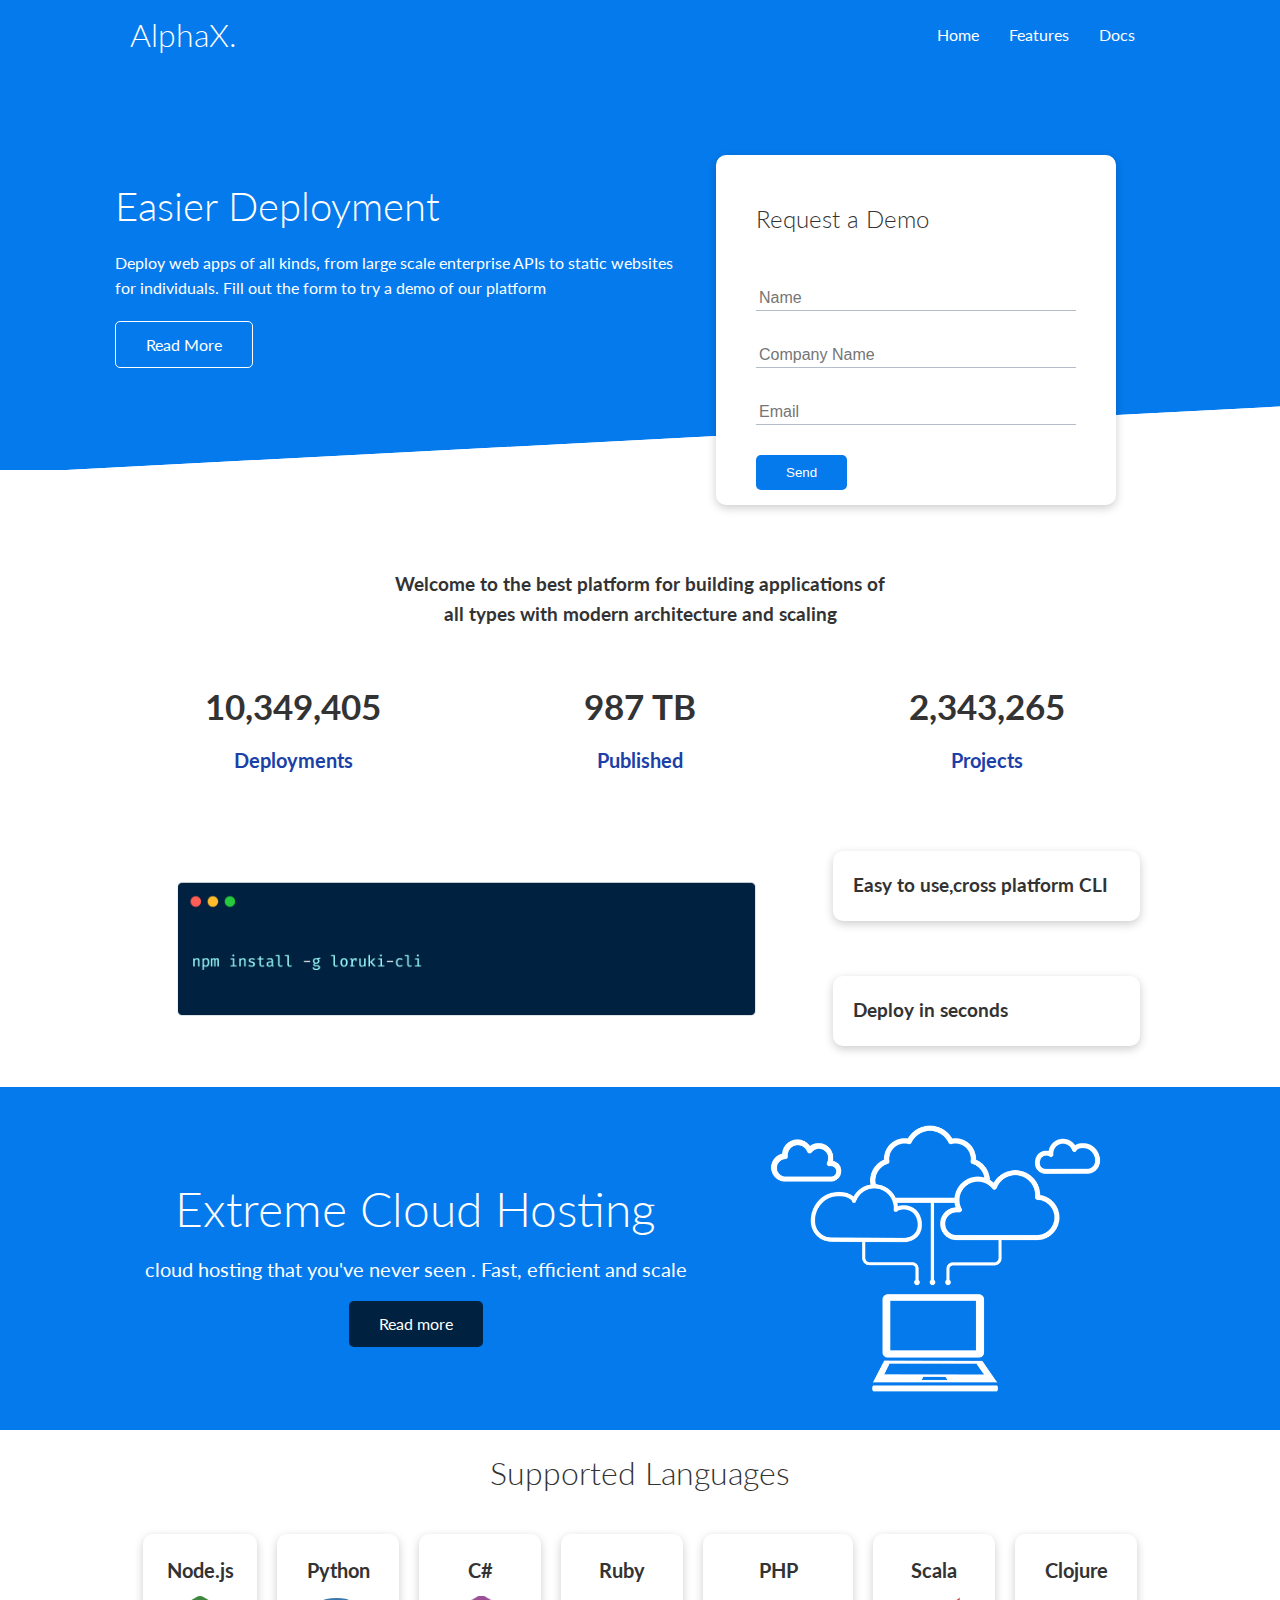
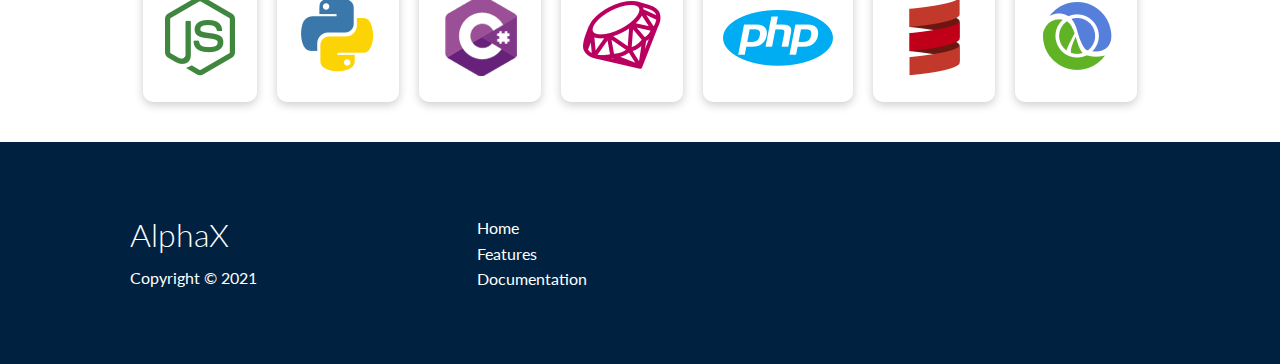
<file: index.html>
<!DOCTYPE html>
<html lang="en">
  <head>
    <meta charset="UTF-8" />
    <meta http-equiv="X-UA-Compatible" content="IE=edge" />
    <meta name="viewport" content="width=device-width, initial-scale=1.0" />
    <link
      rel="stylesheet"
      href="https://cdnjs.cloudflare.com/ajax/libs/font-awesome/6.0.0-beta2/css/all.min.css"
      integrity="sha512-YWzhKL2whUzgiheMoBFwW8CKV4qpHQAEuvilg9FAn5VJUDwKZZxkJNuGM4XkWuk94WCrrwslk8yWNGmY1EduTA=="
      crossorigin="anonymous"
      referrerpolicy="no-referrer"
    />
    <link rel="stylesheet" href="css/utilities.css" />
    <link rel="stylesheet" href="css/style.css" />
    <title>AlphaX | Cloud hosting for Everyone</title>
  </head>
  <body>
    <!-- Navbar -->
    <div class="navbar">
      <div class="container flex">
        <h1 class="logo">AlphaX.</h1>
        <nav>
          <ul>
            <li><a href="index.html">Home</a></li>
            <li><a href="features.html">Features</a></li>
            <li><a href="docs.html">Docs</a></li>
          </ul>
        </nav>
      </div>
    </div>

    <!-- Showcase  -->
    <section class="showcase">
      <div class="container grid">
        <div class="showcase-text">
          <h1>Easier Deployment</h1>
          <p>
            Deploy web apps of all kinds, from large scale enterprise APIs to
            static websites for individuals. Fill out the form to try a demo of
            our platform
          </p>
          <a href="features.html" class="btn btn-outline">Read More</a>
        </div>
        <div class="showcase-form card">
          <h2>Request a Demo</h2>
          <form
            name="contact"
            method="POST"
            netlify-honeypot="bot-field"
            data-netlify="true"
          >
            <input type="hidden" name="form-name" value="contact" />

            <p class="hidden">
              <label
                >Don’t fill this out if you’re human: <input name="bot-field"
              /></label>
            </p>

            <div class="form-control">
              <input type="text" name="name" placeholder="Name" required />
            </div>
            <div class="form-control">
              <input
                type="text"
                name="company"
                placeholder="Company Name"
                required
              />
            </div>
            <div class="form-control">
              <input type="email" name="email" placeholder="Email" required />
            </div>
            <input type="submit" value="Send" class="btn btn-primary" />
          </form>
        </div>
      </div>
    </section>
    <!-- Stats -->

    <section class="stats">
      <div class="container">
        <h3 class="stats-heading text-center my-1">
          Welcome to the best platform for building applications of all types
          with modern architecture and scaling
        </h3>
        <div class="grid grid-3 text-center my-4">
          <div>
            <i class="fas fa-server fa-3x"></i>
            <h3>10,349,405</h3>
            <p class="text-secondary">Deployments</p>
          </div>
          <div>
            <i class="fas fa-upload fa-3x"></i>
            <h3>987 TB</h3>
            <p class="text-secondary">Published</p>
          </div>
          <div>
            <i class="fas fa-project-diagram fa-3x"></i>
            <h3>2,343,265</h3>
            <p class="text-secondary">Projects</p>
          </div>
        </div>
      </div>
    </section>
    <!-- Cli  -->
    <section class="cli">
      <div class="container grid">
        <img src="images/cli.png" alt="" />
        <div class="card">
          <h3>Easy to use,cross platform CLI</h3>
        </div>

        <div class="card">
          <h3>Deploy in seconds</h3>
        </div>
      </div>
    </section>

    <!-- Cloud  -->
    <section class="cloud bg-primary my-2 py-2">
      <div class="container grid">
        <div class="text-center">
          <h2 class="lg">Extreme Cloud Hosting</h2>
          <p class="lead my-1">
            cloud hosting that you've never seen . Fast, efficient and scale
          </p>
          <a href="features.html" class="btn btn-dark">Read more</a>
        </div>
        <img src="images/cloud.png" alt="" />
      </div>
    </section>

    <!-- Languages -->
    <section class="languages">
      <h2 class="md text-center my-2">Supported Languages</h2>
      <div class="container flex">
        <div class="card">
          <h4>Node.js</h4>
          <img src="images/logos/node.png" alt="" />
        </div>
        <div class="card">
          <h4>Python</h4>
          <img src="images/logos/python.png" alt="" />
        </div>
        <div class="card">
          <h4>C#</h4>
          <img src="images/logos/csharp.png" alt="" />
        </div>
        <div class="card">
          <h4>Ruby</h4>
          <img src="images/logos/ruby.png" alt="" />
        </div>
        <div class="card">
          <h4>PHP</h4>
          <img src="images/logos/php.png" alt="" />
        </div>
        <div class="card">
          <h4>Scala</h4>
          <img src="images/logos/scala.png" alt="" />
        </div>
        <div class="card">
          <h4>Clojure</h4>
          <img src="images/logos/clojure.png" alt="" />
        </div>
      </div>
    </section>
    <!-- Footer -->
    <footer class="footer bg-dark py-5">
      <div class="container grid grid-3">
        <div>
          <h1>AlphaX</h1>
          <p>Copyright &copy; 2021</p>
        </div>

        <nav>
          <ul>
            <li><a href="index.html">Home</a></li>
            <li><a href="features.html">Features</a></li>
            <li><a href="docs.html">Documentation</a></li>
          </ul>
        </nav>
        <div class="social">
          <a href="javascript:void(0)"><i class="fab fa-github fa-2x"></i></a>
          <a href="javascript:void(0)"><i class="fab fa-facebook fa-2x"></i></a>
          <a href="javascript:void(0)"
            ><i class="fab fa-instagram fa-2x"></i
          ></a>
          <a href="javascript:void(0)"><i class="fab fa-twitter fa-2x"></i></a>
          <a href="javascript:void(0)"><i class="fab fa-linkedin fa-2x"></i></a>
        </div>
      </div>
    </footer>
  </body>
</html>
</file>
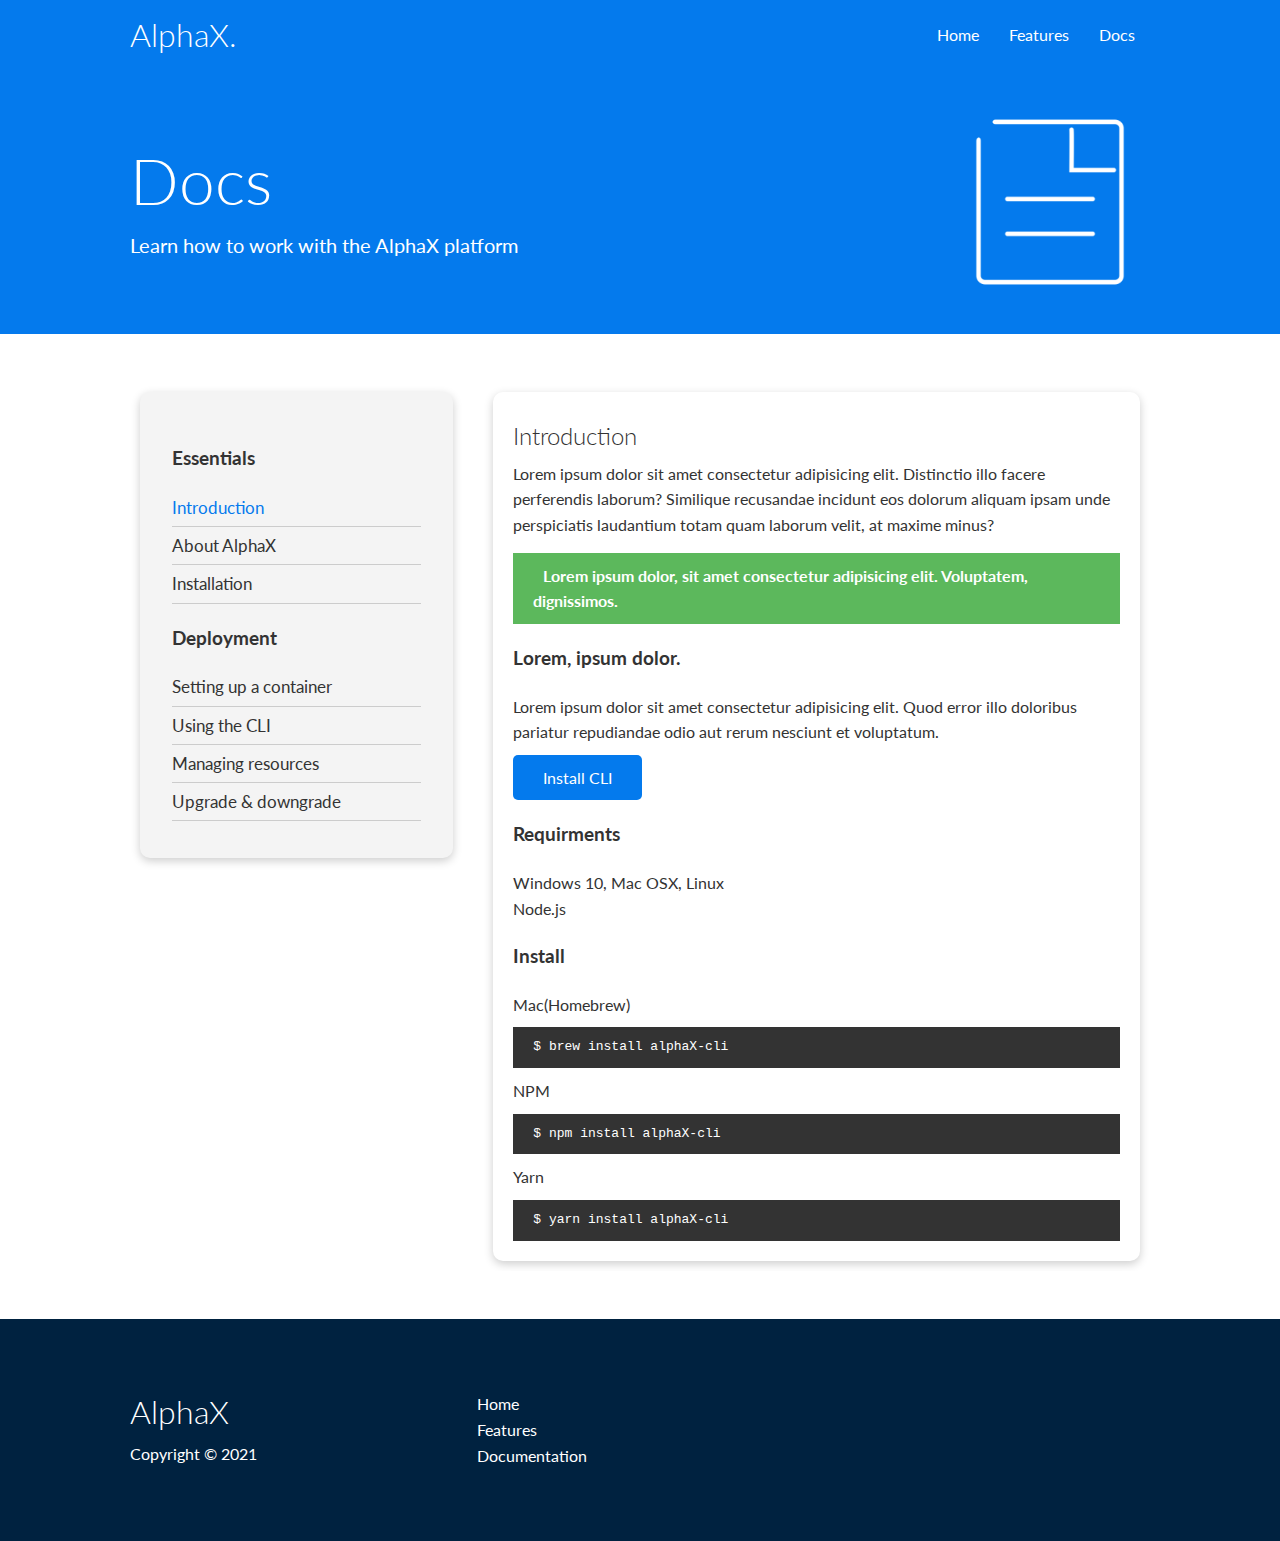
<file: docs.html>
<!DOCTYPE html>
<html lang="en">
  <head>
    <meta charset="UTF-8" />
    <meta http-equiv="X-UA-Compatible" content="IE=edge" />
    <meta name="viewport" content="width=device-width, initial-scale=1.0" />
    <link
      rel="stylesheet"
      href="https://cdnjs.cloudflare.com/ajax/libs/font-awesome/6.0.0-beta2/css/all.min.css"
      integrity="sha512-YWzhKL2whUzgiheMoBFwW8CKV4qpHQAEuvilg9FAn5VJUDwKZZxkJNuGM4XkWuk94WCrrwslk8yWNGmY1EduTA=="
      crossorigin="anonymous"
      referrerpolicy="no-referrer"
    />
    <link rel="stylesheet" href="css/utilities.css" />
    <link rel="stylesheet" href="css/style.css" />
    <title>AlphaX | Cloud hosting for Everyone</title>
  </head>
  <body>
    <!-- Navbar -->
    <div class="navbar">
      <div class="container flex">
        <h1 class="logo">AlphaX.</h1>
        <nav>
          <ul>
            <li><a href="index.html">Home</a></li>
            <li><a href="features.html">Features</a></li>
            <li><a href="docs.html">Docs</a></li>
          </ul>
        </nav>
      </div>
    </div>

    <!-- head  -->

    <section class="docs-head bg-primary py-3">
      <div class="container grid">
        <div>
          <h1 class="xl">Docs</h1>
          <p class="lead">Learn how to work with the AlphaX platform</p>
        </div>
        <img src="images/docs.png" alt="" />
      </div>
    </section>

    <!-- Docs main  -->
    <section class="docs-main my-4">
      <div class="container grid">
        <div class="card bg-light p-3">
          <h3 class="my-2">Essentials</h3>
          <nav>
            <ul>
              <li><a class="text-primary" href="#">Introduction</a></li>
              <li><a href="#">About AlphaX</a></li>
              <li><a href="#">Installation</a></li>
            </ul>
          </nav>
          <h3 class="my-2">Deployment</h3>
          <nav>
            <ul>
              <li><a href="#">Setting up a container</a></li>
              <li><a href="#">Using the CLI</a></li>
              <li><a href="#">Managing resources</a></li>
              <li><a href="#">Upgrade & downgrade</a></li>
            </ul>
          </nav>
        </div>

        <div class="card">
          <h2>Introduction</h2>
          <p>
            Lorem ipsum dolor sit amet consectetur adipisicing elit. Distinctio
            illo facere perferendis laborum? Similique recusandae incidunt eos
            dolorum aliquam ipsam unde perspiciatis laudantium totam quam
            laborum velit, at maxime minus?
          </p>
          <div class="alert alert-success">
            <i class="fas fa-info"></i>
            Lorem ipsum dolor, sit amet consectetur adipisicing elit.
            Voluptatem, dignissimos.
          </div>
          <h3>Lorem, ipsum dolor.</h3>

          <p>
            Lorem ipsum dolor sit amet consectetur adipisicing elit. Quod error
            illo doloribus pariatur repudiandae odio aut rerum nesciunt et
            voluptatum.
          </p>
          <a href="#" class="btn btn-primary">Install CLI</a>

          <h3>Requirments</h3>
          <ul>
            <li>Windows 10, Mac OSX, Linux</li>
            <li>Node.js</li>
          </ul>

          <h3>Install</h3>
          <p>Mac(Homebrew)</p>
          <pre><code>$ brew install alphaX-cli</code></pre>
          <p>NPM</p>
          <pre><code>$ npm install alphaX-cli</code></pre>
          <p>Yarn</p>
          <pre><code>$ yarn install alphaX-cli</code></pre>
        </div>
      </div>
    </section>

    <!-- Footer -->
    <footer class="footer bg-dark py-5">
      <div class="container grid grid-3">
        <div>
          <h1>AlphaX</h1>
          <p>Copyright &copy; 2021</p>
        </div>

        <nav>
          <ul>
            <li><a href="index.html">Home</a></li>
            <li><a href="features.html">Features</a></li>
            <li><a href="docs.html">Documentation</a></li>
          </ul>
        </nav>
        <div class="social">
          <a href="javascript:void(0)"><i class="fab fa-github fa-2x"></i></a>
          <a href="javascript:void(0)"><i class="fab fa-facebook fa-2x"></i></a>
          <a href="javascript:void(0)"
            ><i class="fab fa-instagram fa-2x"></i
          ></a>
          <a href="javascript:void(0)"><i class="fab fa-twitter fa-2x"></i></a>
          <a href="javascript:void(0)"><i class="fab fa-linkedin fa-2x"></i></a>
        </div>
      </div>
    </footer>
  </body>
</html>
</file>
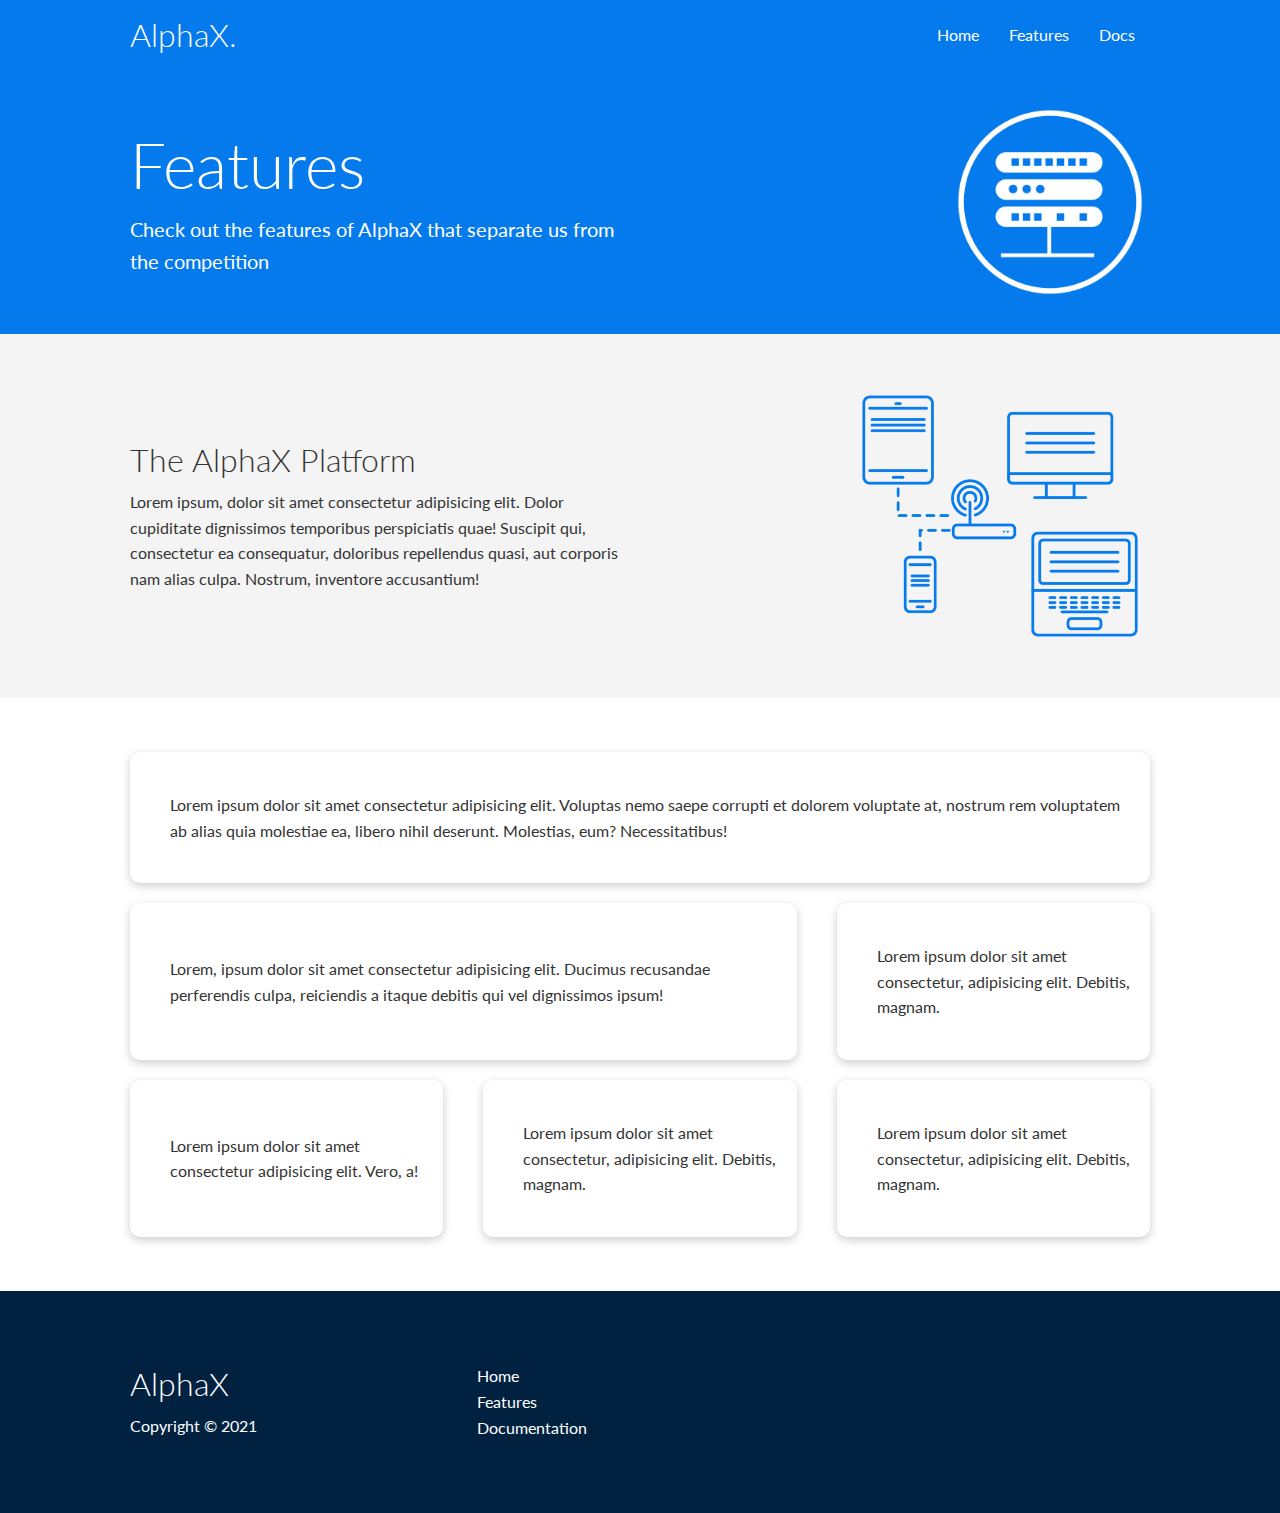
<file: features.html>
<!DOCTYPE html>
<html lang="en">
  <head>
    <meta charset="UTF-8" />
    <meta http-equiv="X-UA-Compatible" content="IE=edge" />
    <meta name="viewport" content="width=device-width, initial-scale=1.0" />
    <link
      rel="stylesheet"
      href="https://cdnjs.cloudflare.com/ajax/libs/font-awesome/6.0.0-beta2/css/all.min.css"
      integrity="sha512-YWzhKL2whUzgiheMoBFwW8CKV4qpHQAEuvilg9FAn5VJUDwKZZxkJNuGM4XkWuk94WCrrwslk8yWNGmY1EduTA=="
      crossorigin="anonymous"
      referrerpolicy="no-referrer"
    />
    <link rel="stylesheet" href="css/utilities.css" />
    <link rel="stylesheet" href="css/style.css" />
    <title>AlphaX | Cloud hosting for Everyone</title>
  </head>
  <body>
    <!-- Navbar -->
    <div class="navbar">
      <div class="container flex">
        <h1 class="logo">AlphaX.</h1>
        <nav>
          <ul>
            <li><a href="index.html">Home</a></li>
            <li><a href="features.html">Features</a></li>
            <li><a href="docs.html">Docs</a></li>
          </ul>
        </nav>
      </div>
    </div>

    <!-- Head -->

    <section class="features-head bg-primary py-3">
      <div class="container grid">
        <div>
          <h1 class="xl">Features</h1>
          <p class="lead">
            Check out the features of AlphaX that separate us from the
            competition
          </p>
        </div>

        <img src="images/server.png" alt="" />
      </div>
    </section>
    <!-- sub-head  -->

    <section class="features-sub-head bg-light py-3">
      <div class="container grid">
        <div>
          <h1 class="md">The AlphaX Platform</h1>
          <p>
            Lorem ipsum, dolor sit amet consectetur adipisicing elit. Dolor
            cupiditate dignissimos temporibus perspiciatis quae! Suscipit qui,
            consectetur ea consequatur, doloribus repellendus quasi, aut
            corporis nam alias culpa. Nostrum, inventore accusantium!
          </p>
        </div>

        <img src="images/server2.png" alt="" />
      </div>
    </section>
    <!-- features main  -->
    <section class="features-main my-2">
      <div class="container grid grid-3">
        <div class="card flex">
          <i class="fas fa-server fa-3x"></i>
          <p>
            Lorem ipsum dolor sit amet consectetur adipisicing elit. Voluptas
            nemo saepe corrupti et dolorem voluptate at, nostrum rem voluptatem
            ab alias quia molestiae ea, libero nihil deserunt. Molestias, eum?
            Necessitatibus!
          </p>
        </div>
        <div class="card flex">
          <i class="fas fa-network-wired fa-3x"></i>
          <p>
            Lorem, ipsum dolor sit amet consectetur adipisicing elit. Ducimus
            recusandae perferendis culpa, reiciendis a itaque debitis qui vel
            dignissimos ipsum!
          </p>
        </div>
        <div class="card flex">
          <i class="fas fa-laptop-code fa-3x"></i>
          <p>
            Lorem ipsum dolor sit amet consectetur, adipisicing elit. Debitis,
            magnam.
          </p>
        </div>
        <div class="card flex">
          <i class="fas fa-database fa-3x"></i>
          <p>
            Lorem ipsum dolor sit amet consectetur adipisicing elit. Vero, a!
          </p>
        </div>
        <div class="card flex">
          <i class="fas fa-power-off fa-3x"></i>
          <p>
            Lorem ipsum dolor sit amet consectetur, adipisicing elit. Debitis,
            magnam.
          </p>
        </div>
        <div class="card flex">
          <i class="fas fa-upload fa-3x"></i>
          <p>
            Lorem ipsum dolor sit amet consectetur, adipisicing elit. Debitis,
            magnam.
          </p>
        </div>
      </div>
    </section>

    <!-- Footer -->
    <footer class="footer bg-dark py-5">
      <div class="container grid grid-3">
        <div>
          <h1>AlphaX</h1>
          <p>Copyright &copy; 2021</p>
        </div>

        <nav>
          <ul>
            <li><a href="index.html">Home</a></li>
            <li><a href="features.html">Features</a></li>
            <li><a href="docs.html">Documentation</a></li>
          </ul>
        </nav>
        <div class="social">
          <a href="javascript:void(0)"><i class="fab fa-github fa-2x"></i></a>
          <a href="javascript:void(0)"><i class="fab fa-facebook fa-2x"></i></a>
          <a href="javascript:void(0)"
            ><i class="fab fa-instagram fa-2x"></i
          ></a>
          <a href="javascript:void(0)"><i class="fab fa-twitter fa-2x"></i></a>
          <a href="javascript:void(0)"><i class="fab fa-linkedin fa-2x"></i></a>
        </div>
      </div>
    </footer>
  </body>
</html>
</file>
<file: css/utilities.css>
/* Utilities  */
.container {
  max-width: 1100px;
  margin: 0 auto;
  overflow: auto;
  padding: 0 40px;
}
.card {
  background-color: #fff;
  color: #333;
  border-radius: 10px;
  box-shadow: 0 3px 10px rgba(0, 0, 0, 0.2);
  padding: 20px;
  margin: 10px;
}
.btn {
  display: inline-block;
  padding: 10px 30px;
  cursor: pointer;
  background: var(--primary-color);
  color: #fff;
  border: none;
  border-radius: 5px;
}
.btn-outline {
  background-color: transparent;
  border: 1px #fff solid;
}
.btn:hover {
  transform: scale(0.98);
}

/* Backgrounds &  Colored Buttons */
.bg-primary,
.btn-primary {
  background-color: var(--primary-color);
  color: #fff;
}
.bg-secondary,
.btn-secondary {
  background-color: var(--secondary-color);
  color: #fff;
}
.bg-dark,
.btn-dark {
  background-color: var(--dark-color);
  color: #fff;
}
.bg-light,
.btn-light {
  background-color: var(--light-color);
  color: #333;
}

/* any links */

.bg-primary a,
.btn-primary a,
.bg-secondary a,
.btn-secondary a,
.bg-dark a,
.btn-dark a {
  color: #fff;
}

/* --------------------- */

/* Text color  */

.text-primary {
  color: var(--primary-color);
}
.text-secondary {
  color: var(--secondary-color);
}
.text-dark {
  color: var(--dark-color);
}
.text-light {
  color: var(--light-color);
}

/* ---------------------------------------------- */

/* Text sizes  */

.lead {
  font-size: 20px;
}

.sm {
  font-size: 1rem;
}

.md {
  font-size: 2rem;
}

.lg {
  font-size: 3rem;
}
.xl {
  font-size: 4rem;
}

/* -------------------------- */
.text-center {
  text-align: center;
}

/* Alert */

.alert {
  background-color: var(--light-color);
  padding: 10px 20px;
  font-weight: bold;
  margin: 15px 0;
}
.alert i {
  margin-right: 10px;
}
.alert-success {
  background-color: var(--success-color);
  color: #fff;
}
.alert-error {
  background-color: var(--error-color);
  color: #fff;
}
/* --------------------------- */

.flex {
  display: flex;
  justify-content: center;
  align-items: center;
  height: 100%;
}
.grid {
  display: grid;
  grid-template-columns: repeat(2, 1fr);
  gap: 20px;
  justify-content: center;
  align-items: center;
  height: 100%;
}

.grid-3 {
  display: grid;
  grid-template-columns: repeat(3, 1fr);
}

/* Margin  */

.my-1 {
  margin: 1rem 0;
}

.my-2 {
  margin: 1.5rem 0;
}
.my-3 {
  margin: 2rem 0;
}
.my-4 {
  margin: 3rem 0;
}
.my-5 {
  margin: 4rem 0;
}

.m-1 {
  margin: 1rem;
}

.m-2 {
  margin: 1.5rem;
}
.m-3 {
  margin: 2rem;
}
.m-4 {
  margin: 3rem;
}
.m-5 {
  margin: 4rem;
}

/* Padding  */

.py-1 {
  padding: 1rem 0;
}

.py-2 {
  padding: 1.5rem 0;
}
.py-3 {
  padding: 2rem 0;
}
.py-4 {
  padding: 3rem 0;
}
.py-5 {
  padding: 4rem 0;
}

.p-1 {
  padding: 1rem;
}

.p-2 {
  padding: 1.5rem;
}
.p-3 {
  padding: 2rem;
}
.p-4 {
  padding: 3rem;
}
.p-5 {
  padding: 4rem;
}
</file>
<file: css/style.css>
@import url("https://fonts.googleapis.com/css2?family=Lato:wght@300&display=swap");

:root {
  --primary-color: #047aed;
  --secondary-color: #1c3fa8;
  --dark-color: #002240;
  --light-color: #f4f4f4;
  --success-color: #5cb85c;
  --error-color: #d9534f;
}

* {
  box-sizing: border-box;
  padding: 0;
  margin: 0;
}
body {
  font-family: "Lato", sans-serif;
  color: #333;
  line-height: 1.6;
}
ul {
  list-style-type: none;
}
a {
  text-decoration: none;
  color: #333;
}
h1,
h2 {
  font-weight: 300;
  line-height: 1.2;
  margin: 10px 0;
}
p {
  margin: 10px 0;
}

img {
  width: 100%;
}

code,
pre {
  background-color: #333;
  color: #fff;
  padding: 10px;
}

.hidden {
  visibility: hidden;
  height: 0;
}

/* Navbar styling  */
.navbar {
  background-color: var(--primary-color);
  color: #fff;
  height: 70px;
}
.navbar ul {
  display: flex;
}
.navbar a {
  color: #fff;
  padding: 10px;
  margin: 0 5px;
}
.navbar a:hover {
  border-bottom: 2px #fff solid;
}
.navbar .flex {
  justify-content: space-between;
}

/* Showcase */

.showcase {
  height: 400px;
  background-color: var(--primary-color);
  color: #fff;
  position: relative;
}
.showcase h1 {
  font-size: 40px;
}
.showcase p {
  margin: 20px 0;
}
.showcase .grid {
  overflow: visible;
  grid-template-columns: 55% 45%;
  gap: 30px;
}

.showcase-text {
  animation: slideInFromLeft 1s ease-in;
}

.showcase-form {
  position: relative;
  top: 60px;
  height: 350px;
  width: 400px;
  padding: 40px;
  z-index: 100;
  animation: slideInFromRight 1s ease-in;
}

/* for styling inside the form */

.showcase-form .form-control {
  margin: 30px 0;
}
.showcase-form input[type="text"],
.showcase-form input[type="email"] {
  border: 0;
  border-bottom: 1px solid #b4becb;
  width: 100%;
  padding: 3px;
  font-size: 16px;
}
.showcase-form input:focus {
  outline: none;
}
/* pseudo element : https://developer.mozilla.org/en-US/docs/Web/CSS/Pseudo-elements  */
/* selector::pseudo-element {
  property: value;
} */

.showcase::before,
.showcase::after {
  content: "";
  position: absolute;
  height: 100px;
  bottom: -70px;
  right: 0;
  left: 0;
  background-color: #fff;
  transform: skewY(-3deg);
  -webkit-transform: skewY(-3deg);
  -moz-transform: skewY(-3deg);
  -ms-transform: skewY(-3deg);
}

/* Stats  */

.stats {
  padding-top: 100px;
  animation: slideInFromBottom 1s ease-in;
}

/* The browser selects a suitable margin to use. 
For example, in certain cases this value can be used to center an element. */

.stats-heading {
  max-width: 500px;
  margin: auto;
}
.stats .grid h3 {
  font-size: 35px;
}
.stats .grid p {
  font-size: 20px;
  font-weight: bold;
}

/* Cli  */

.cli .grid {
  grid-template-columns: repeat(3, 1fr);
  grid-template-rows: repeat(2, 1fr);
}
.cli .grid > *:first-child {
  grid-column: 1 / span 2;
  grid-row: 1 / span 2;
}

/* Cloud  */
.cloud .grid {
  grid-template-columns: 4fr 3fr;
}

/* Languages  */
.languages .flex {
  flex-wrap: wrap;
}
.languages .card {
  text-align: center;
  margin: 18px 10px 40px;
  transition: transform 0.2s ease-in;
}

.languages .card h4 {
  font-size: 20px;
  margin-bottom: 10px;
}

.languages .card:hover {
  transform: translateY(-15px);
}

/* Features */
.features-head img {
  width: 200px;
  justify-self: flex-end;
}

.features-sub-head img {
  width: 300px;
  justify-self: flex-end;
}

.features-main .card > i {
  margin-right: 20px;
}

.features-main .grid {
  padding: 30px;
}
.features-main .grid > *:first-child {
  grid-column: 1 / span 3;
}
.features-main .grid > *:nth-child(2) {
  grid-column: 1 / span 2;
}

/* ------------------------ */

/* Docs*/
.docs-head img {
  width: 200px;
  justify-self: flex-end;
}

.docs-main h3 {
  margin: 20px 0;
}
.docs-main .grid {
  grid-template-columns: 1fr 2fr;
  align-items: flex-start;
}
.docs-main nav li {
  font-size: 17px;
  padding-bottom: 5px;
  margin-bottom: 5px;
  border-bottom: 1px #ccc solid;
}
.docs-main a:hover {
  font-weight: bold;
}

/* Footer  */

.footer .social a {
  margin: 0 10px;
}

/* Animations  */

@keyframes slideInFromLeft {
  0% {
    transform: translateX(-100%);
  }
  100% {
    transform: translateX(0);
  }
}

@keyframes slideInFromRight {
  0% {
    transform: translateX(100%);
  }
  100% {
    transform: translateX(0);
  }
}

@keyframes slideInFromTop {
  0% {
    transform: translateY(-100%);
  }
  100% {
    transform: translateX(0);
  }
}

@keyframes slideInFromBottom {
  0% {
    transform: translateY(100%);
  }
  100% {
    transform: translateX(0);
  }
}

/* -------------------------------- */

/* Mediaqueries for responsive sites   */

/* Tablets and under */
@media (max-width: 768px) {
  .grid,
  .showcase .grid,
  .stats .grid,
  .cli .grid,
  .cloud .grid,
  .features-main .grid,
  .docs-main .grid {
    grid-template-columns: 1fr;
    grid-template-rows: 1fr;
  }
  .showcase {
    height: auto;
  }
  .showcase-text {
    text-align: center;
    margin-top: 40px;
    /* @keyframes name | duration | easing-function 
    animation: slidein 3s linear 1s;
*/
    animation: slideInFromTop 1s ease-in;
  }
  .showcase-form {
    animation: slideInFromBottom 1s ease-in;

    justify-self: center;
    margin: auto;
  }
  .cli .grid > *:first-child {
    grid-column: 1;
    grid-row: 1;
  }

  .features-head,
  .features-sub-head,
  .docs-head {
    text-align: center;
  }

  .features-head img,
  .features-sub-head img,
  .docs-head img {
    justify-self: center;
  }

  .features-main .grid > *:first-child,
  .features-main .grid > *:nth-child(2) {
    grid-column: 1;
  }
}

/* Mobile  */
@media (max-width: 500px) {
  .navbar {
    height: 110px;
  }

  .navbar .flex {
    flex-direction: column;
  }
  .navbar ul {
    padding: 10px;
    background-color: rgba(0, 0, 0, 0.1);
  }
}
</file>
